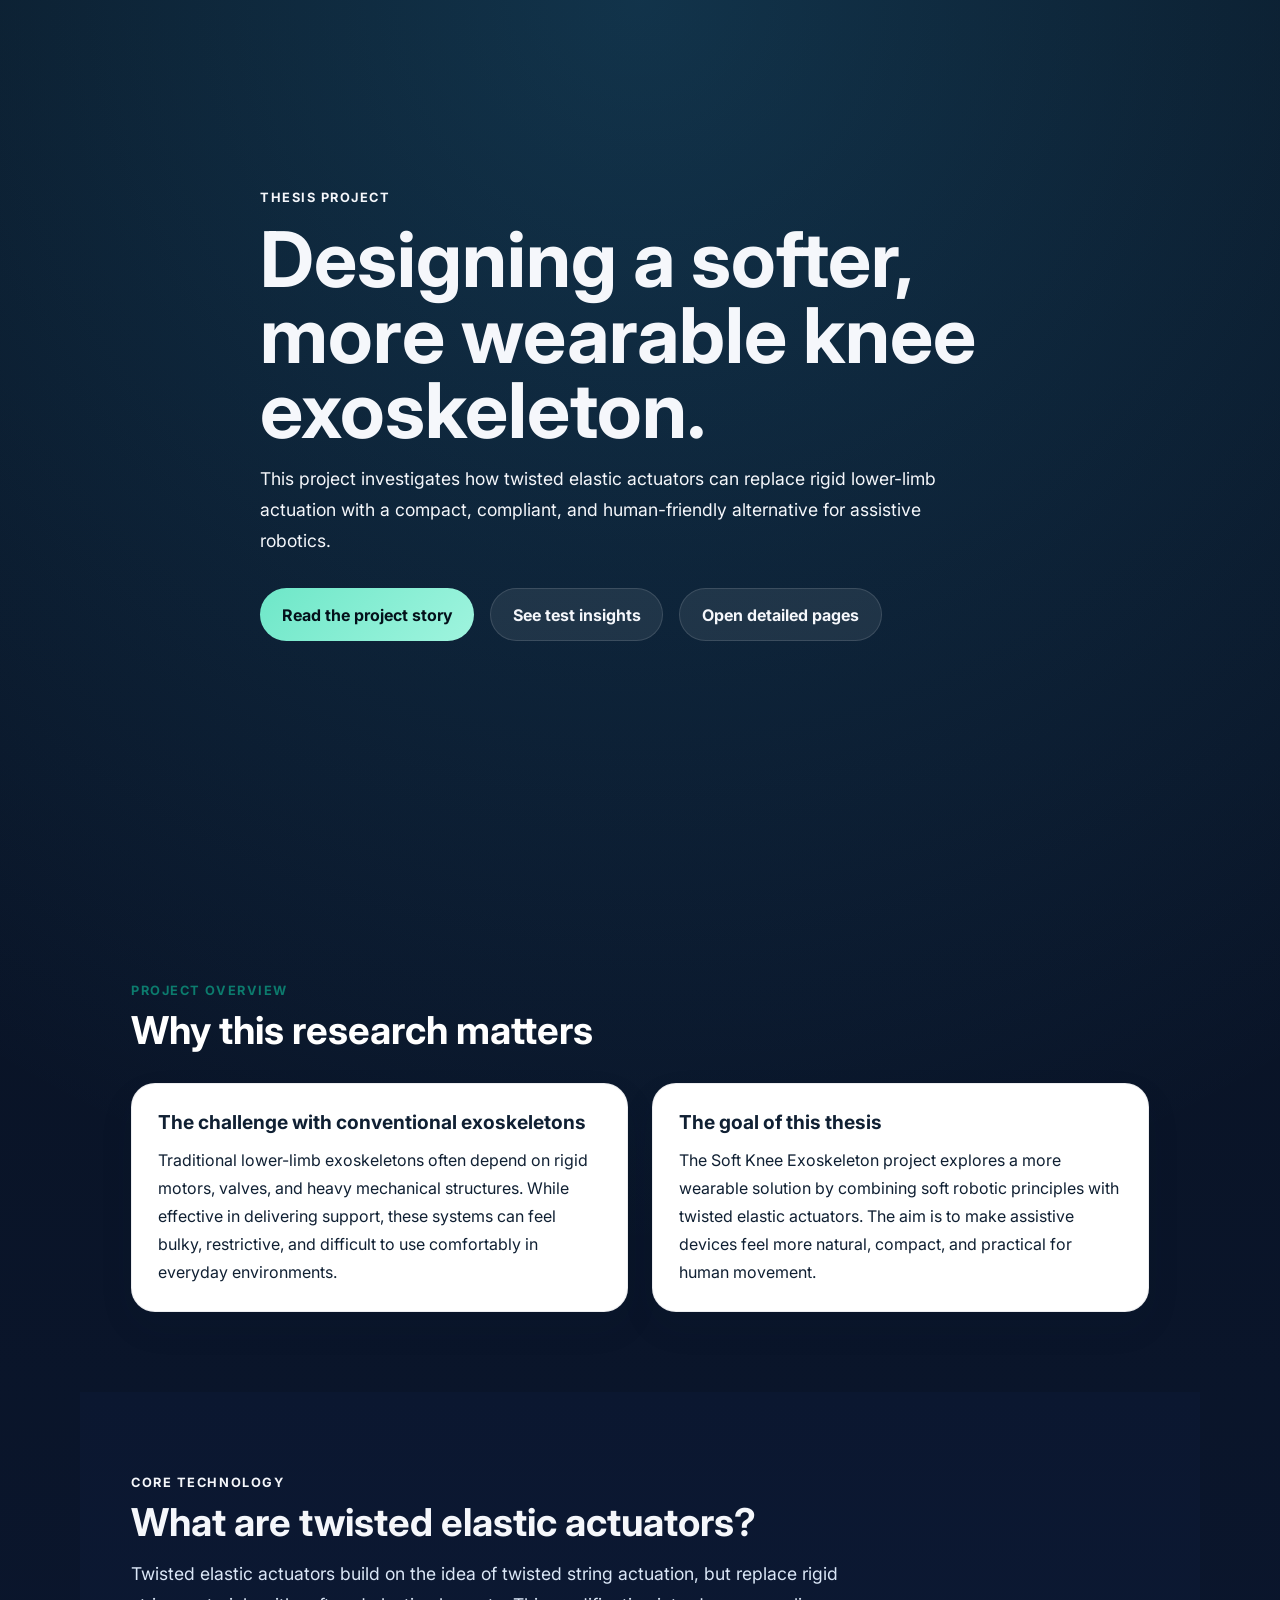
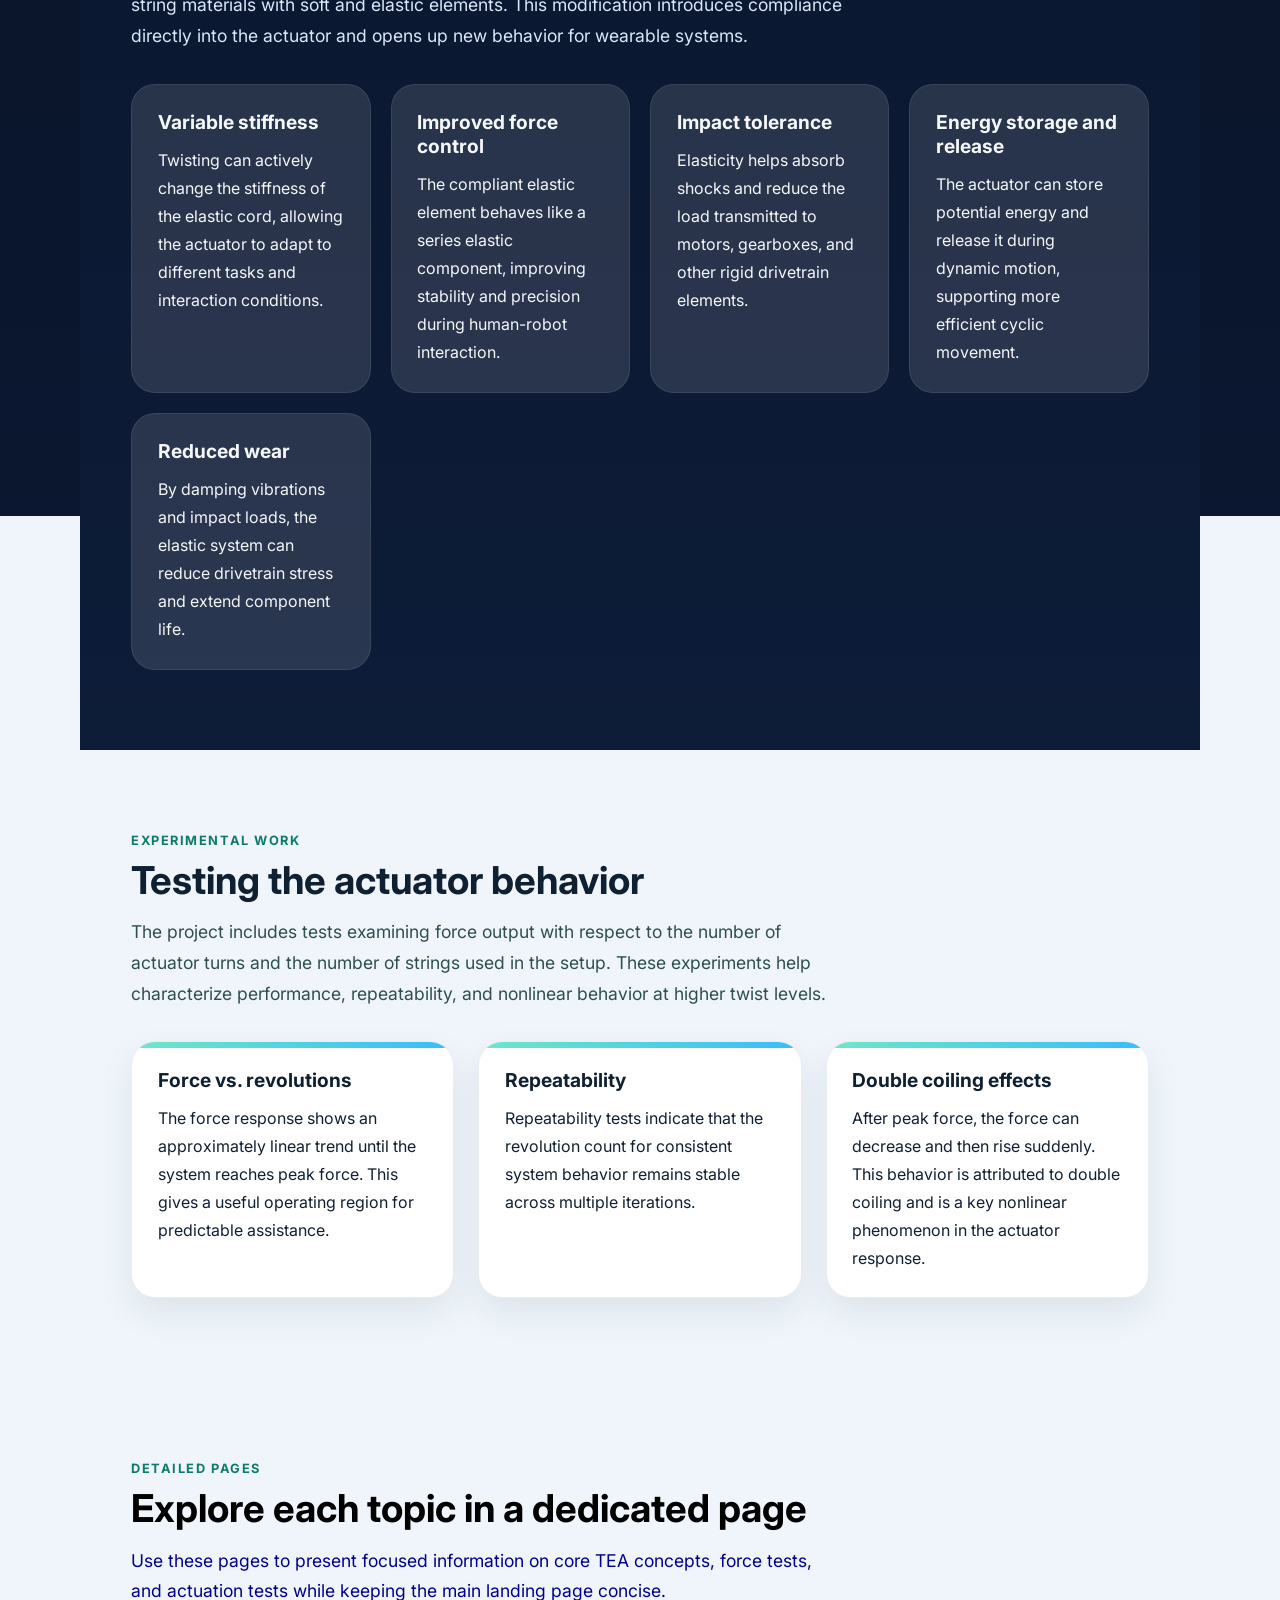
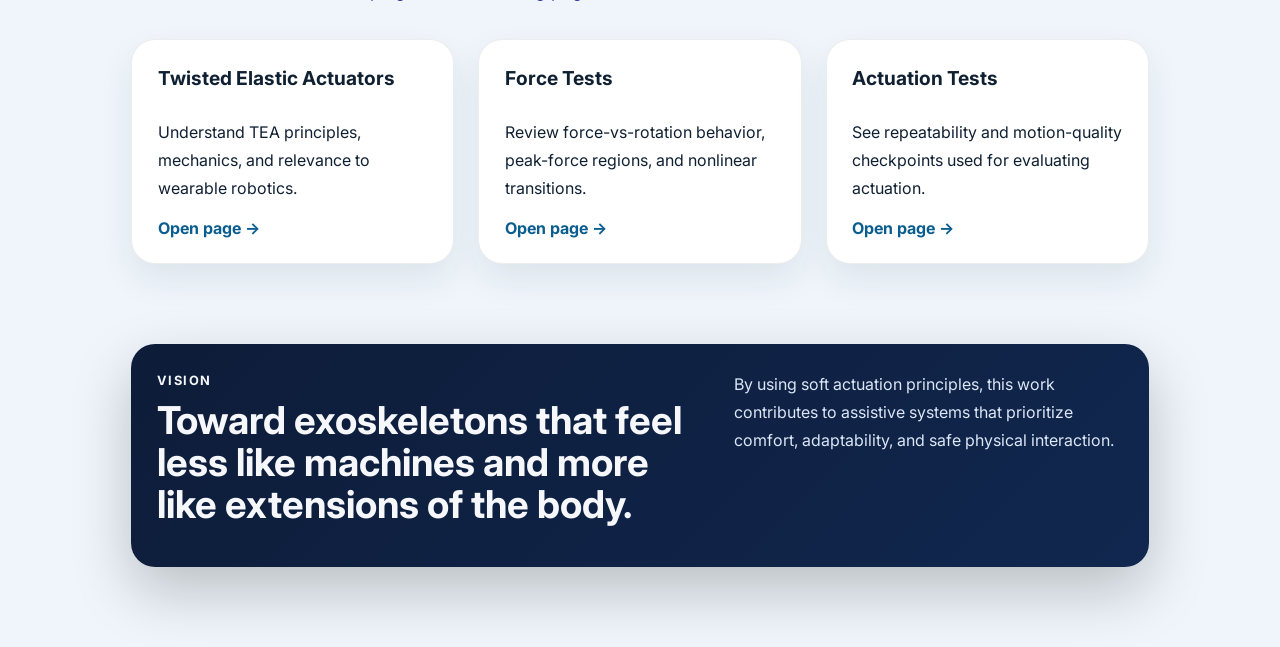
<file: index.html>
<!DOCTYPE html>
<html lang="en">
  <head>
    <meta charset="UTF-8" />
    <meta name="viewport" content="width=device-width, initial-scale=1.0" />
    <title>Soft Knee Exoskeleton Project</title>
    <link rel="preconnect" href="https://fonts.googleapis.com" />
    <link rel="preconnect" href="https://fonts.gstatic.com" crossorigin />
    <link
      href="https://fonts.googleapis.com/css2?family=Inter:wght@400;500;600;700;800&display=swap"
      rel="stylesheet"
    />
    <link rel="stylesheet" href="styles.css" />
  </head>
  <body>
    <header class="hero">
      <!-- <nav class="topbar">
        <div class="brand">Soft Knee Exoskeleton</div>
        <div class="toplinks">
          <a class="toplink" href="#project-overview">Overview</a>
          <a class="toplink" href="twisted-elastic-actuators.html">TEA Page</a>
          <a class="toplink" href="force-tests.html">Force Tests</a>
          <a class="toplink" href="actuation-tests.html">Actuation Tests</a>
        </div>
      </nav> -->

      <div class="hero__content">
        <p class="eyebrow">Thesis Project</p>
        <h1>Designing a softer, more wearable knee exoskeleton.</h1>
        <p class="hero__text">
          This project investigates how twisted elastic actuators can replace rigid lower-limb actuation
          with a compact, compliant, and human-friendly alternative for assistive robotics.
        </p>
        <div class="hero__actions">
          <a class="button button--primary" href="#project-overview">Read the project story</a>
          <a class="button button--secondary" href="#results">See test insights</a>
          <a class="button button--secondary" href="#deep-dives">Open detailed pages</a>
        </div>
      </div>
    </header>

    <main>
      <section id="project-overview" class="section section--light">
        <div class="section__header">
          <p class="section__label">Project Overview</p>
          <h2 style="color: white;">Why this research matters</h2>
        </div>
        <div class="grid grid--2col">
          <article class="card">
            <h3>The challenge with conventional exoskeletons</h3>
            <p>
              Traditional lower-limb exoskeletons often depend on rigid motors, valves, and heavy mechanical
              structures. While effective in delivering support, these systems can feel bulky, restrictive,
              and difficult to use comfortably in everyday environments.
            </p>
          </article>
          <article class="card">
            <h3>The goal of this thesis</h3>
            <p>
              The Soft Knee Exoskeleton project explores a more wearable solution by combining soft robotic
              principles with twisted elastic actuators. The aim is to make assistive devices feel more
              natural, compact, and practical for human movement.
            </p>
          </article>
        </div>
      </section>

      <section class="section section--dark">
        <div class="section__header">
          <p class="section__label">Core Technology</p>
          <h2>What are twisted elastic actuators?</h2>
          <p>
            Twisted elastic actuators build on the idea of twisted string actuation, but replace rigid string
            materials with soft and elastic elements. This modification introduces compliance directly into
            the actuator and opens up new behavior for wearable systems.
          </p>
        </div>

        <div class="feature-list">
          <article class="feature-card">
            <h3>Variable stiffness</h3>
            <p>
              Twisting can actively change the stiffness of the elastic cord, allowing the actuator to adapt
              to different tasks and interaction conditions.
            </p>
          </article>
          <article class="feature-card">
            <h3>Improved force control</h3>
            <p>
              The compliant elastic element behaves like a series elastic component, improving stability and
              precision during human-robot interaction.
            </p>
          </article>
          <article class="feature-card">
            <h3>Impact tolerance</h3>
            <p>
              Elasticity helps absorb shocks and reduce the load transmitted to motors, gearboxes, and other
              rigid drivetrain elements.
            </p>
          </article>
          <article class="feature-card">
            <h3>Energy storage and release</h3>
            <p>
              The actuator can store potential energy and release it during dynamic motion, supporting more
              efficient cyclic movement.
            </p>
          </article>
          <article class="feature-card">
            <h3>Reduced wear</h3>
            <p>
              By damping vibrations and impact loads, the elastic system can reduce drivetrain stress and
              extend component life.
            </p>
          </article>
        </div>
      </section>

      <section id="results" class="section section--light">
        <div class="section__header">
          <p class="section__label">Experimental Work</p>
          <h2>Testing the actuator behavior</h2>
          <p style="color: darkslategrey;">
            The project includes tests examining force output with respect to the number of actuator turns and
            the number of strings used in the setup. These experiments help characterize performance,
            repeatability, and nonlinear behavior at higher twist levels.
          </p>
        </div>

        <div class="grid grid--3col">
          <article class="card accent-card">
            <h3>Force vs. revolutions</h3>
            <p>
              The force response shows an approximately linear trend until the system reaches peak force.
              This gives a useful operating region for predictable assistance.
            </p>
          </article>
          <article class="card accent-card">
            <h3>Repeatability</h3>
            <p>
              Repeatability tests indicate that the revolution count for consistent system behavior remains
              stable across multiple iterations.
            </p>
          </article>
          <article class="card accent-card">
            <h3>Double coiling effects</h3>
            <p>
              After peak force, the force can decrease and then rise suddenly. This behavior is attributed to
              double coiling and is a key nonlinear phenomenon in the actuator response.
            </p>
          </article>
        </div>
      </section>


      <section id="deep-dives" class="section section--light">
        <div class="section__header">
          <p class="section__label">Detailed Pages</p>
          <h2 style="color: black;">Explore each topic in a dedicated page</h2>
          <p style="color: darkblue;">
            Use these pages to present focused information on core TEA concepts, force tests, and actuation
            tests while keeping the main landing page concise.
          </p>
        </div>

        <div class="grid grid--3col">
          <article class="card link-card">
            <h3>Twisted Elastic Actuators</h3>
            <p>Understand TEA principles, mechanics, and relevance to wearable robotics.</p>
            <a class="card-link" href="twisted-elastic-actuators.html">Open page →</a>
          </article>
          <article class="card link-card">
            <h3>Force Tests</h3>
            <p>Review force-vs-rotation behavior, peak-force regions, and nonlinear transitions.</p>
            <a class="card-link" href="force-tests.html">Open page →</a>
          </article>
          <article class="card link-card">
            <h3>Actuation Tests</h3>
            <p>See repeatability and motion-quality checkpoints used for evaluating actuation.</p>
            <a class="card-link" href="actuation-tests.html">Open page →</a>
          </article>
        </div>
      </section>

      <section class="section section--banner">
        <div class="banner">
          <div>
            <p class="section__label">Vision</p>
            <h2>Toward exoskeletons that feel less like machines and more like extensions of the body.</h2>
          </div>
          <p>
            By using soft actuation principles, this work contributes to assistive systems that prioritize
            comfort, adaptability, and safe physical interaction.
          </p>
        </div>
      </section>
    </main>
  </body>
</html>
</file>
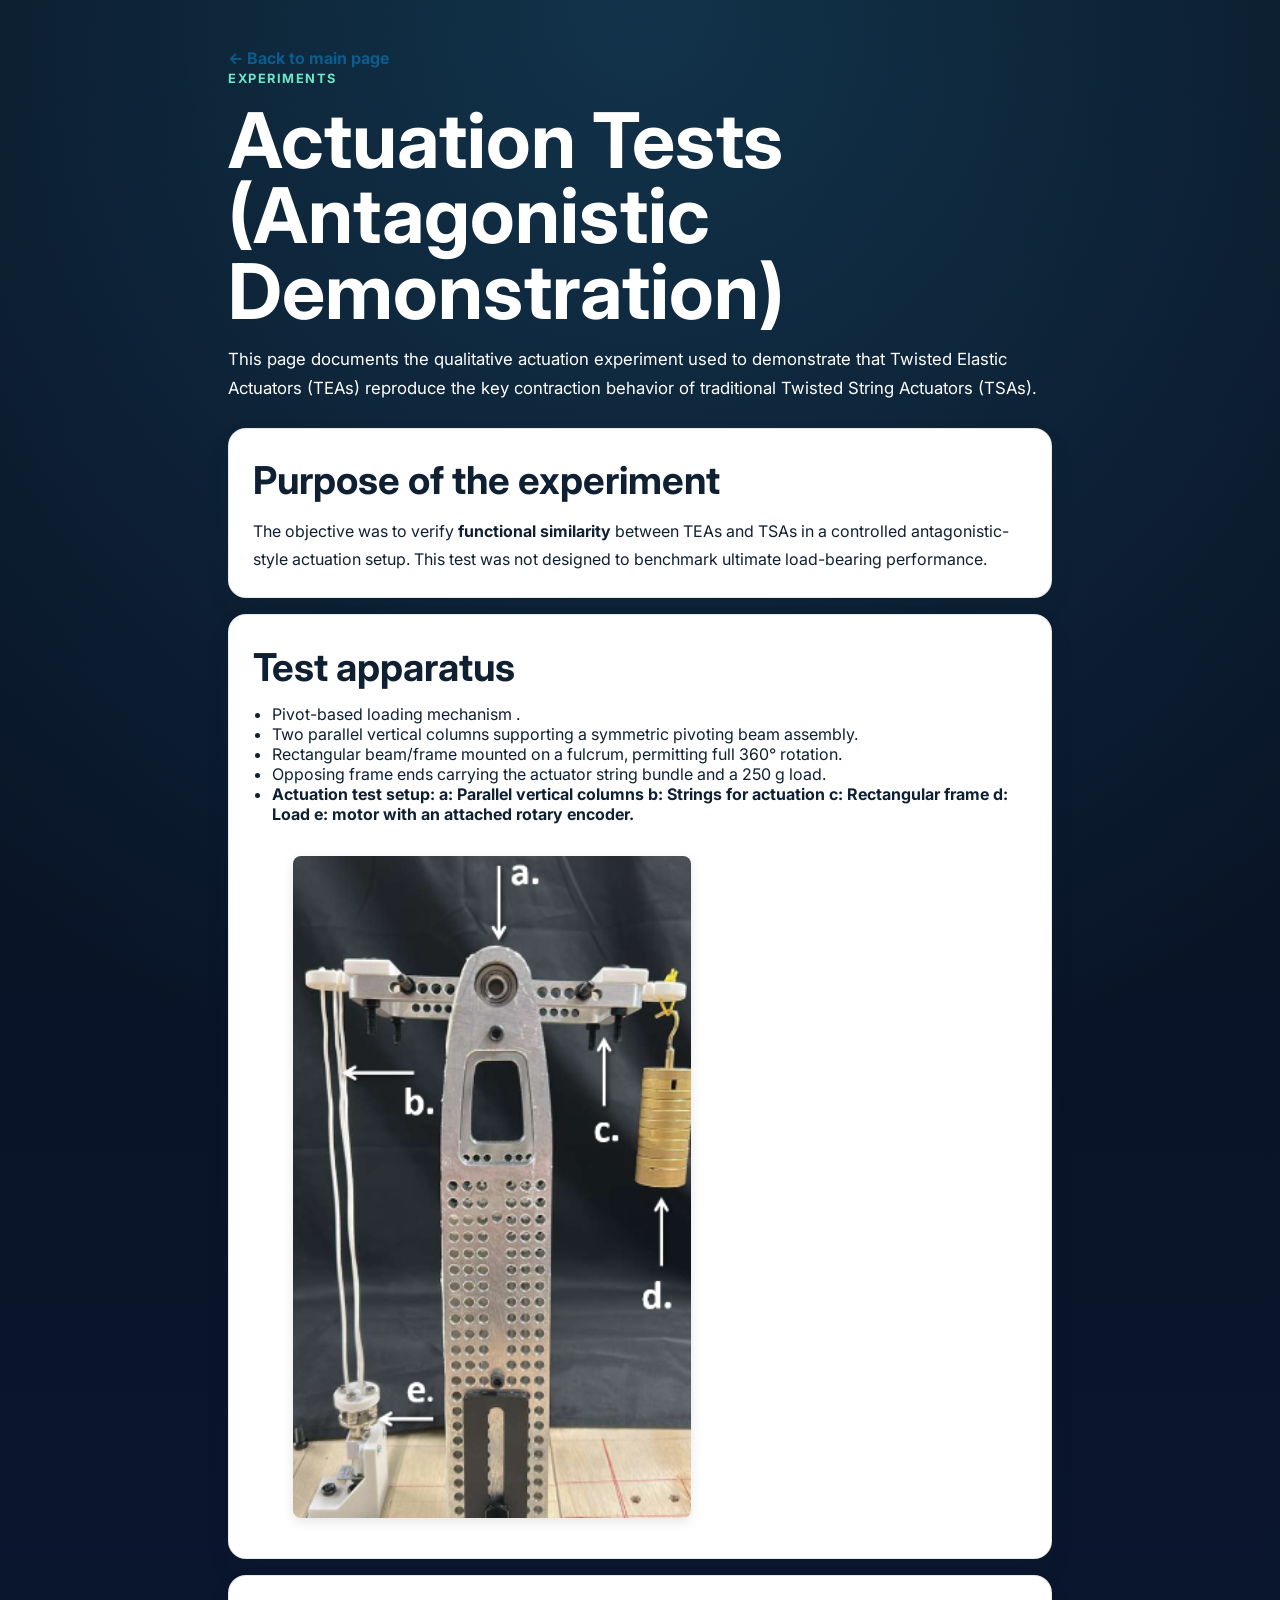
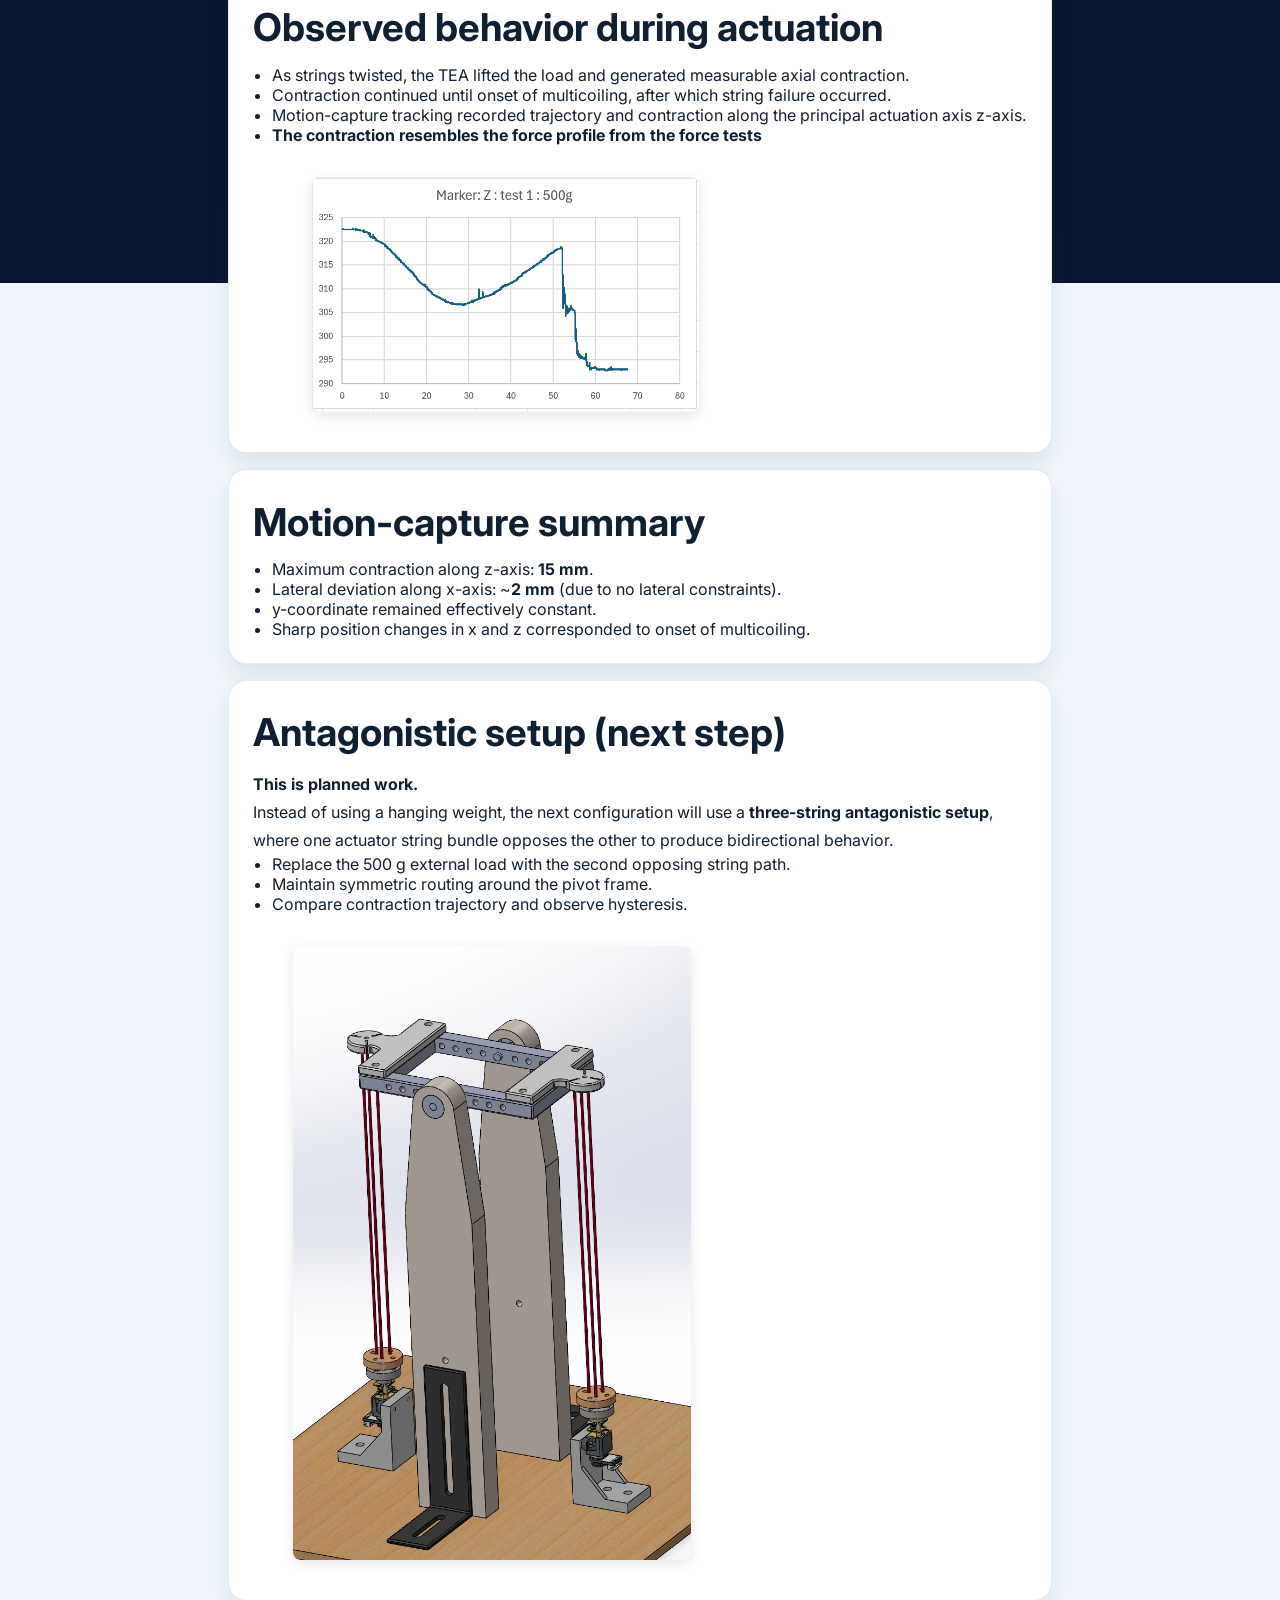
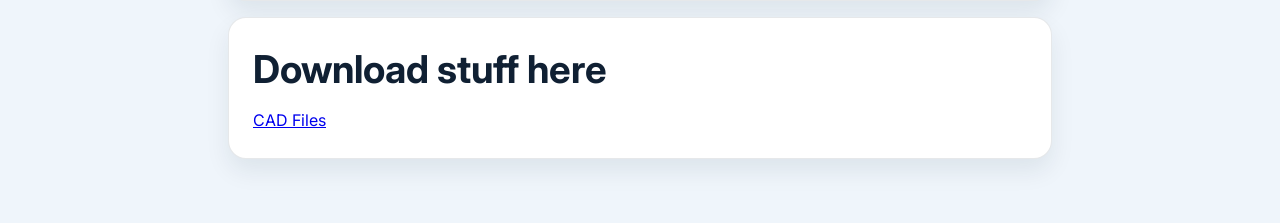
<file: actuation-tests.html>
<!DOCTYPE html>
<html lang="en">
  <head>
    <meta charset="UTF-8" />
    <meta name="viewport" content="width=device-width, initial-scale=1.0" />
    <title>Actuation Tests | Soft Knee Exoskeleton</title>
    <link rel="preconnect" href="https://fonts.googleapis.com" />
    <link rel="preconnect" href="https://fonts.gstatic.com" crossorigin />
    <link
      href="https://fonts.googleapis.com/css2?family=Inter:wght@400;500;600;700;800&display=swap"
      rel="stylesheet"
    />
    <link rel="stylesheet" href="styles.css" />
  </head>
  <body>
    <main class="subpage">
      <a class="backlink" href="index.html">← Back to main page</a>
      <p class="eyebrow">Experiments</p>
      <h1 style="color: white;">Actuation Tests (Antagonistic Demonstration)</h1>
      <p class="lead" style="color: white;">
        This page documents the qualitative actuation experiment used to demonstrate that Twisted Elastic
        Actuators (TEAs) reproduce the key contraction behavior of traditional Twisted String Actuators (TSAs).
      </p>

      <section class="subpage-card">
        <h2>Purpose of the experiment</h2>
        <p>
          The objective was to verify <strong>functional similarity</strong> between TEAs and TSAs in a controlled
          antagonistic-style actuation setup. This test was not designed to benchmark ultimate load-bearing
          performance.
        </p>
      </section>

      <section class="subpage-card">
        <h2>Test apparatus</h2>
        <ul>
          <li>Pivot-based loading mechanism .</li>
          <li>Two parallel vertical columns supporting a symmetric pivoting beam assembly.</li>
          <li>Rectangular beam/frame mounted on a fulcrum, permitting full 360&deg; rotation.</li>
          <li>Opposing frame ends carrying the actuator string bundle and a 250 g load.</li>
          <li> <b>Actuation test setup: a: Parallel vertical columns b: Strings
            for actuation c: Rectangular frame d: Load e: motor with an attached
                rotary encoder.</b></li>

        </ul>
        <figure class="observed-behavior-container">
            <img src="images/act-test.png" />
            <!-- <figcaption></figcaption> -->
        </figure>
      </section>

      <section class="subpage-card">
        <h2>Observed behavior during actuation</h2>
        <ul>
          <li>As strings twisted, the TEA lifted the load and generated measurable axial contraction.</li>
          <li>Contraction continued until onset of multicoiling, after which string failure occurred.</li>
          <li>
            Motion-capture tracking recorded trajectory and contraction along the principal actuation
            axis z-axis.
          <li><b>The contraction resembles the force profile from the force tests </b></li>
          
          <figure class="observed-behavior-container">
            <img src="images/zaxis.png" />
            <!-- <figcaption>String anchored on motor flange assembly.</figcaption> -->
          </figure>

          </li>
        </ul>
      </section>

      <section class="subpage-card">
        <h2>Motion-capture summary</h2>
        <ul>
          <li>Maximum contraction along z-axis: <strong>15 mm</strong>.</li>
          <li>Lateral deviation along x-axis: ~<strong>2 mm</strong> (due to no lateral constraints).</li>
          <li>y-coordinate remained effectively constant.</li>
          <li>Sharp position changes in x and z corresponded to onset of multicoiling.</li>
        </ul>
      </section>

      <section class="subpage-card">
        <h2>Antagonistic setup (next step)</h2>
        <p><strong>This is planned work.</strong></p>
        <p>
          Instead of using a hanging weight, the next configuration will use a <strong>three-string antagonistic
          setup</strong>, where one actuator string bundle opposes the other to produce bidirectional behavior.
        </p>
        <ul>
          <li>Replace the 500 g external load with the second opposing string path.</li>
          <li>Maintain symmetric routing around the pivot frame.</li>
          <li>Compare contraction trajectory and observe hysteresis.</li>
        </ul>

        
        <figure class="observed-behavior-container">
            <img src="images/pos-act.png" />
            <!-- <figcaption>String anchored on motor flange assembly.</figcaption> -->
        </figure>
      </section>

      <section class="subpage-card">
        <h2>Download stuff here </h2>
        <!-- <p>Add the corresponding images to the page when available:</p> -->
        <p>
          <href> <source> </href>        
          <a href="https://wpi0.sharepoint.com/:f:/s/gr-srl/IgDERS2wmA4CR6L87rirkatRAZtjxG-kjCM2fW_WHOEU_fc?e=LTcT9T" target="_blank">CAD Files</a>
          <!-- <a href="https://wpi0.sharepoint.com/:f:/r/sites/gr-srl/Shared%20Documents/Projects/Twisting%20Elastic%20Actuator/TEAs%20-%20Rhea/code?csf=1&web=1&e=9myZ6Y" target="_blank">Arduino Code</a> -->
        </p>
      </section>
    </main>
  </body>
</html>
</file>
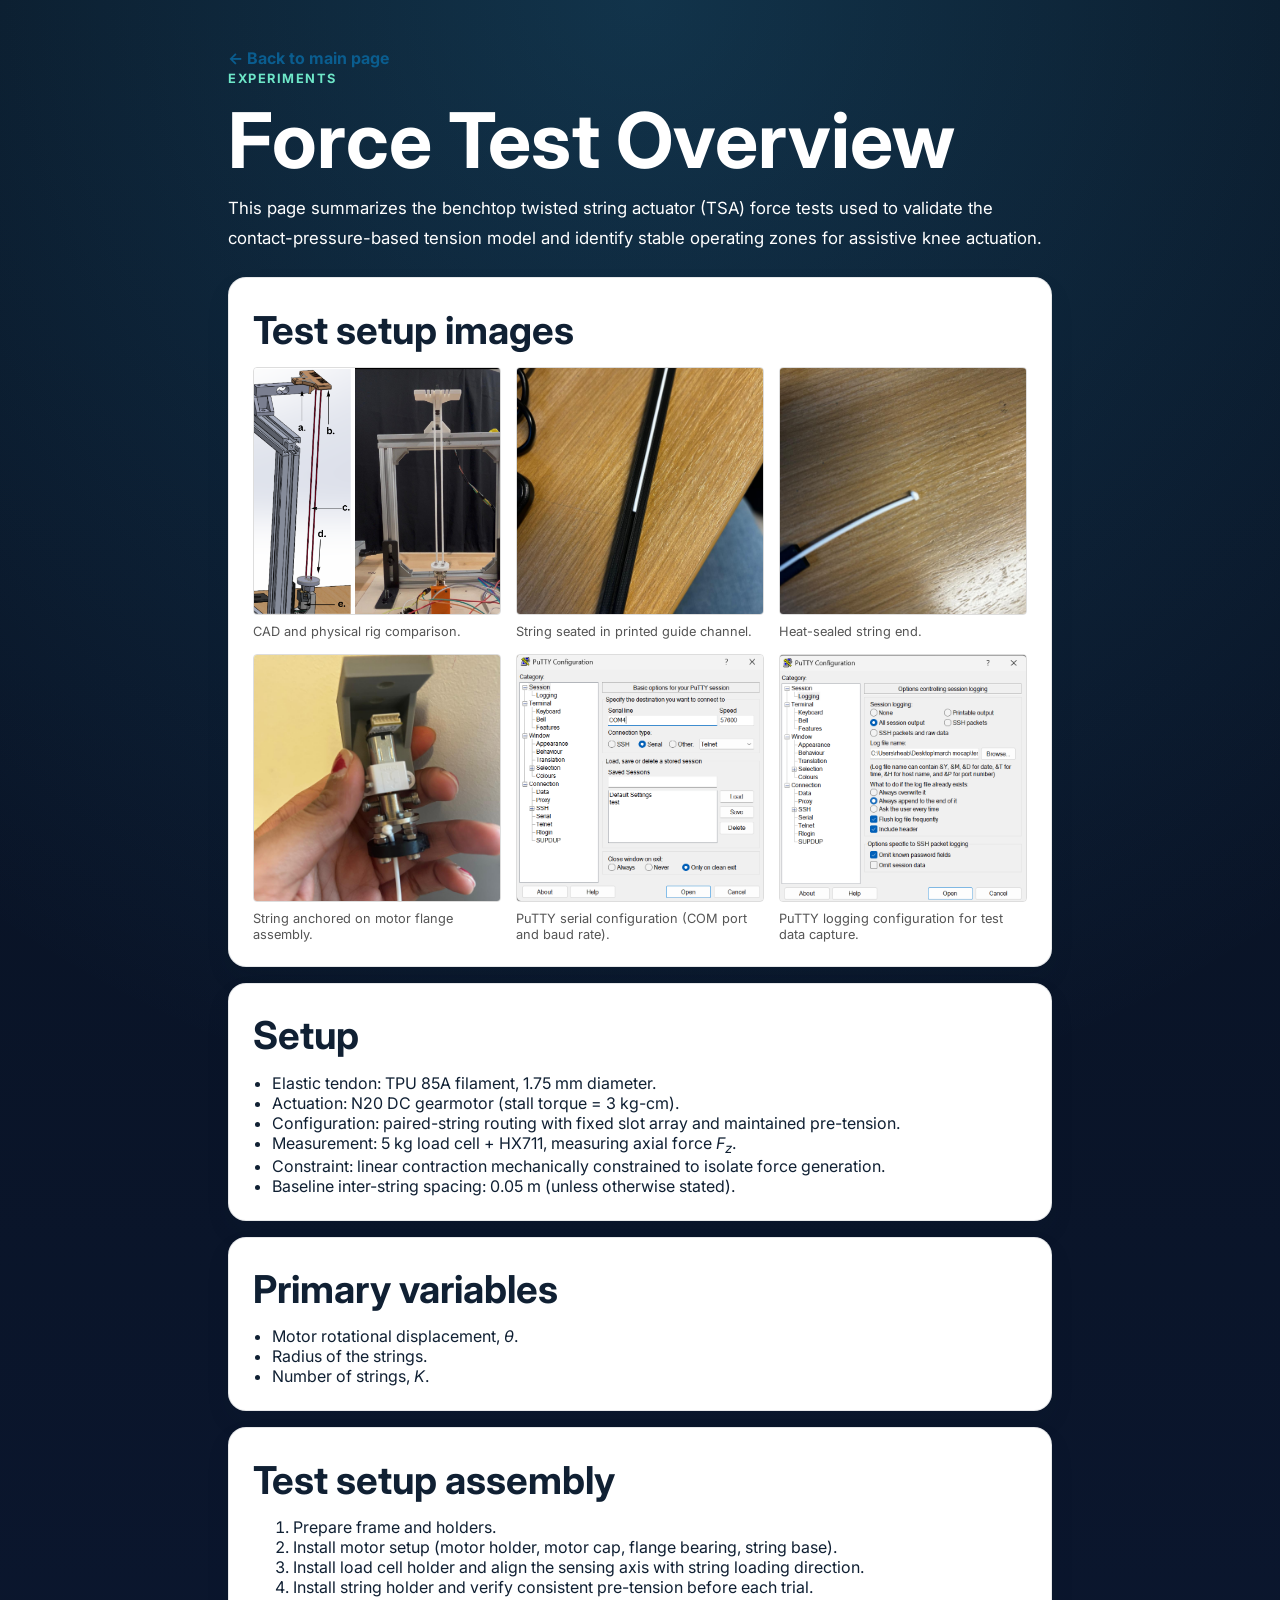
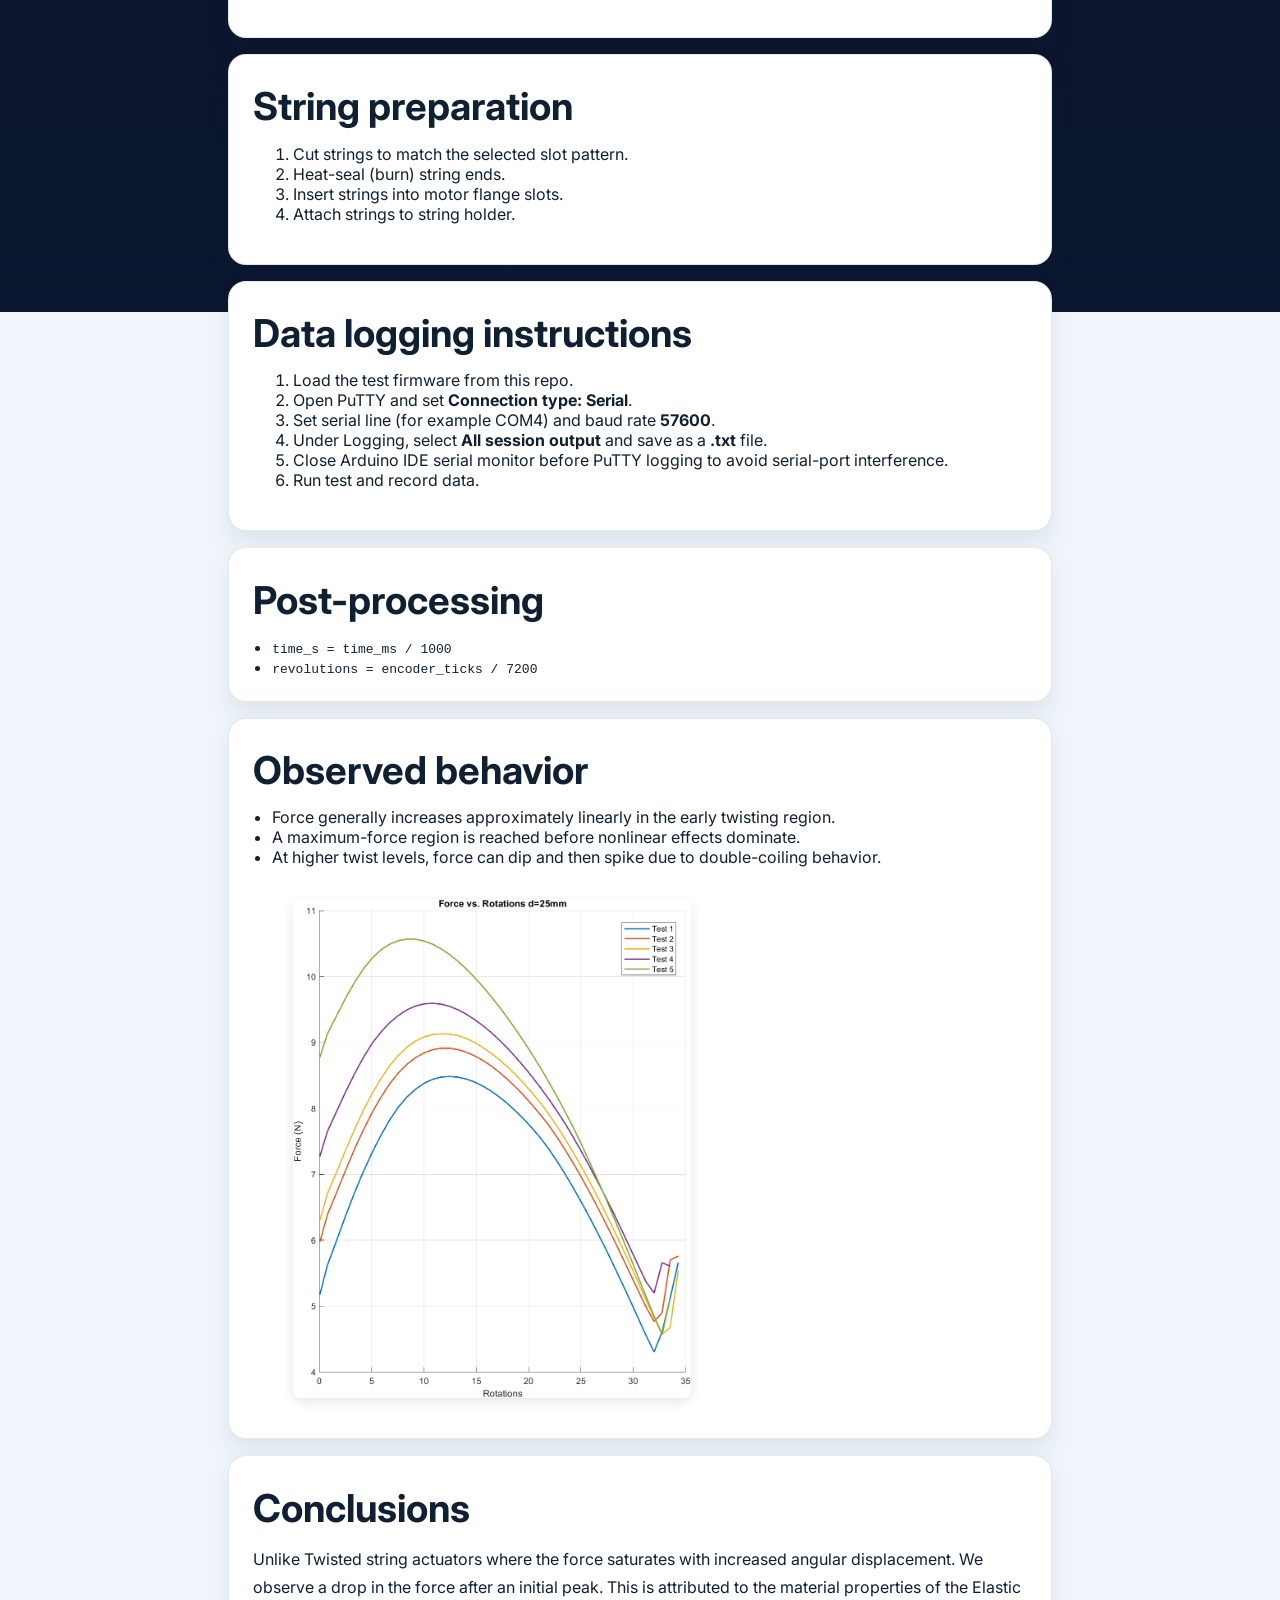
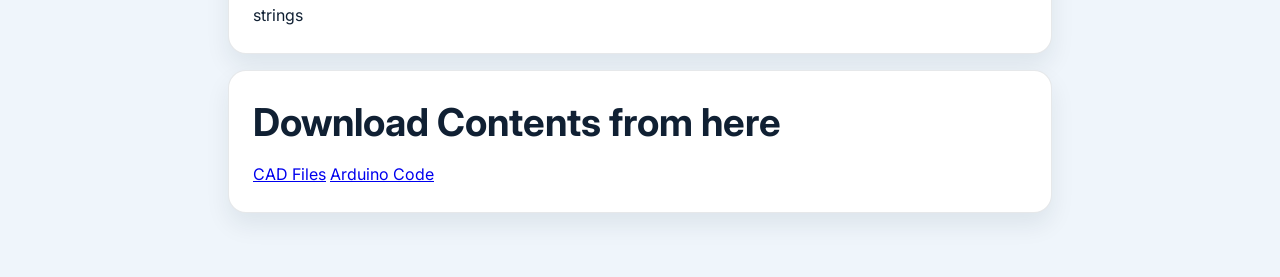
<file: force-tests.html>
<!DOCTYPE html>
<html lang="en">
  <head>
    <meta charset="UTF-8" />
    <meta name="viewport" content="width=device-width, initial-scale=1.0" />
    <title>Force Tests | Soft Knee Exoskeleton</title>
    <link rel="preconnect" href="https://fonts.googleapis.com" />
    <link rel="preconnect" href="https://fonts.gstatic.com" crossorigin />
    <link
      href="https://fonts.googleapis.com/css2?family=Inter:wght@400;500;600;700;800&display=swap"
      rel="stylesheet"
    />
    <link rel="stylesheet" href="styles.css" />
  </head>
  <body>
    <main class="subpage">
      <a class="backlink" href="index.html">← Back to main page</a>
      <p class="eyebrow">Experiments</p>
      <h1 style="color: white;">Force Test Overview</h1>
      <p class="lead" style="color: white;">
        This page summarizes the benchtop twisted string actuator (TSA) force tests used to validate the
        contact-pressure-based tension model and identify stable operating zones for assistive knee actuation.
      </p>


      <section class="subpage-card">
        <h2>Test setup images</h2>
        <div class="image-grid">
          <figure>
            <img src="images/test-setup.png" alt="CAD and physical benchtop TSA setup" />
            <figcaption>CAD and physical rig comparison.</figcaption>
          </figure>
          <figure>
            <img src="images/slot.jpeg" alt="String seated inside printed channel" />
            <figcaption>String seated in printed guide channel.</figcaption>
          </figure>
          <figure>
            <img src="images/string.jpeg" alt="Burned string end for locking" />
            <figcaption>Heat-sealed string end.</figcaption>
          </figure>
          <figure>
            <img src="images/motor.jpeg" alt="String attached at motor flange" />
            <figcaption>String anchored on motor flange assembly.</figcaption>
          </figure>
          <figure>
            <img src="images/putty1.png" alt="PuTTY serial connection settings" />
            <figcaption>PuTTY serial configuration (COM port and baud rate).</figcaption>
          </figure>
          <figure>
            <img src="images/putty2.png" alt="PuTTY logging settings" />
            <figcaption>PuTTY logging configuration for test data capture.</figcaption>
          </figure>
        </div>
      </section>

      <section class="subpage-card">
        <h2>Setup</h2>
        <ul>
          <li>Elastic tendon: TPU 85A filament, 1.75 mm diameter.</li>
          <li>Actuation: N20 DC gearmotor (stall torque = 3 kg-cm).</li>
          <li>Configuration: paired-string routing with fixed slot array and maintained pre-tension.</li>
          <li>Measurement: 5 kg load cell + HX711, measuring axial force <em>F<sub>z</sub></em>.</li>
          <li>Constraint: linear contraction mechanically constrained to isolate force generation.</li>
          <li>Baseline inter-string spacing: 0.05 m (unless otherwise stated).</li>
        </ul>
      </section>

      <section class="subpage-card">
        <h2>Primary variables</h2>
        <ul>
          <li>Motor rotational displacement, <em>&theta;</em>.</li>
          <li>Radius of the strings.</li>
          <li>Number of strings, <em>K</em>.</li>
        </ul>
      </section>

      <section class="subpage-card">
        <h2>Test setup assembly</h2>
        <ol>
          <li>Prepare frame and holders.</li>
          <li>Install motor setup (motor holder, motor cap, flange bearing, string base).</li>
          <li>Install load cell holder and align the sensing axis with string loading direction.</li>
          <li>Install string holder and verify consistent pre-tension before each trial.</li>
        </ol>
      </section>

      <section class="subpage-card">
        <h2>String preparation</h2>
        <ol>
          <li>Cut strings to match the selected slot pattern.</li>
          <li>Heat-seal (burn) string ends.</li>
          <li>Insert strings into motor flange slots.</li>
          <li>Attach strings to string holder.</li>
        </ol>
      </section>

      <section class="subpage-card">
        <h2>Data logging instructions</h2>
        <ol>
          <li>Load the test firmware from this repo.</li>
          <li>Open PuTTY and set <strong>Connection type: Serial</strong>.</li>
          <li>Set serial line (for example COM4) and baud rate <strong>57600</strong>.</li>
          <li>Under Logging, select <strong>All session output</strong> and save as a <strong>.txt</strong> file.</li>
          <li>Close Arduino IDE serial monitor before PuTTY logging to avoid serial-port interference.</li>
          <li>Run test and record data.</li>
        </ol>
      </section>

      <section class="subpage-card">
        <h2>Post-processing</h2>
        <ul>
          <li><code>time_s = time_ms / 1000</code></li>
          <li><code>revolutions = encoder_ticks / 7200</code></li>
        </ul>
      </section>

      <section class="subpage-card">
        <h2>Observed behavior</h2>
        <ul>
          <li>Force generally increases approximately linearly in the early twisting region.</li>
          <li>A maximum-force region is reached before nonlinear effects dominate.</li>
          <li>At higher twist levels, force can dip and then spike due to double-coiling behavior.</li>
        </ul>

          <figure class="observed-behavior-container">
            <img src="images/revsvsForce25mm.png" />
            <!-- <figcaption>String anchored on motor flange assembly.</figcaption> -->
          </figure>
      </section>

      <section class="subpage-card">
        <h2>Conclusions</h2>
        <p>
          Unlike Twisted string actuators where the force saturates with increased angular displacement. We observe a 
          drop in the force after an initial peak.
          This is attributed to the material properties of the Elastic strings 
        </p>
      </section>

      <section class="subpage-card">
        <h2>Download Contents from here </h2>
        <p>
          <href> <source> </href>        
          <a href="https://wpi0.sharepoint.com/:f:/s/gr-srl/IgB5rzcrBRwkRJLrtGcGvsDRAVNxqxgpeWcl-BNR05yHUFU?e=PA22kK" target="_blank">CAD Files</a>
          <a href="https://wpi0.sharepoint.com/:f:/r/sites/gr-srl/Shared%20Documents/Projects/Twisting%20Elastic%20Actuator/TEAs%20-%20Rhea/code?csf=1&web=1&e=9myZ6Y" target="_blank">Arduino Code</a>
        </p>



      </section>
    </main>
  </body>
</html>
</file>
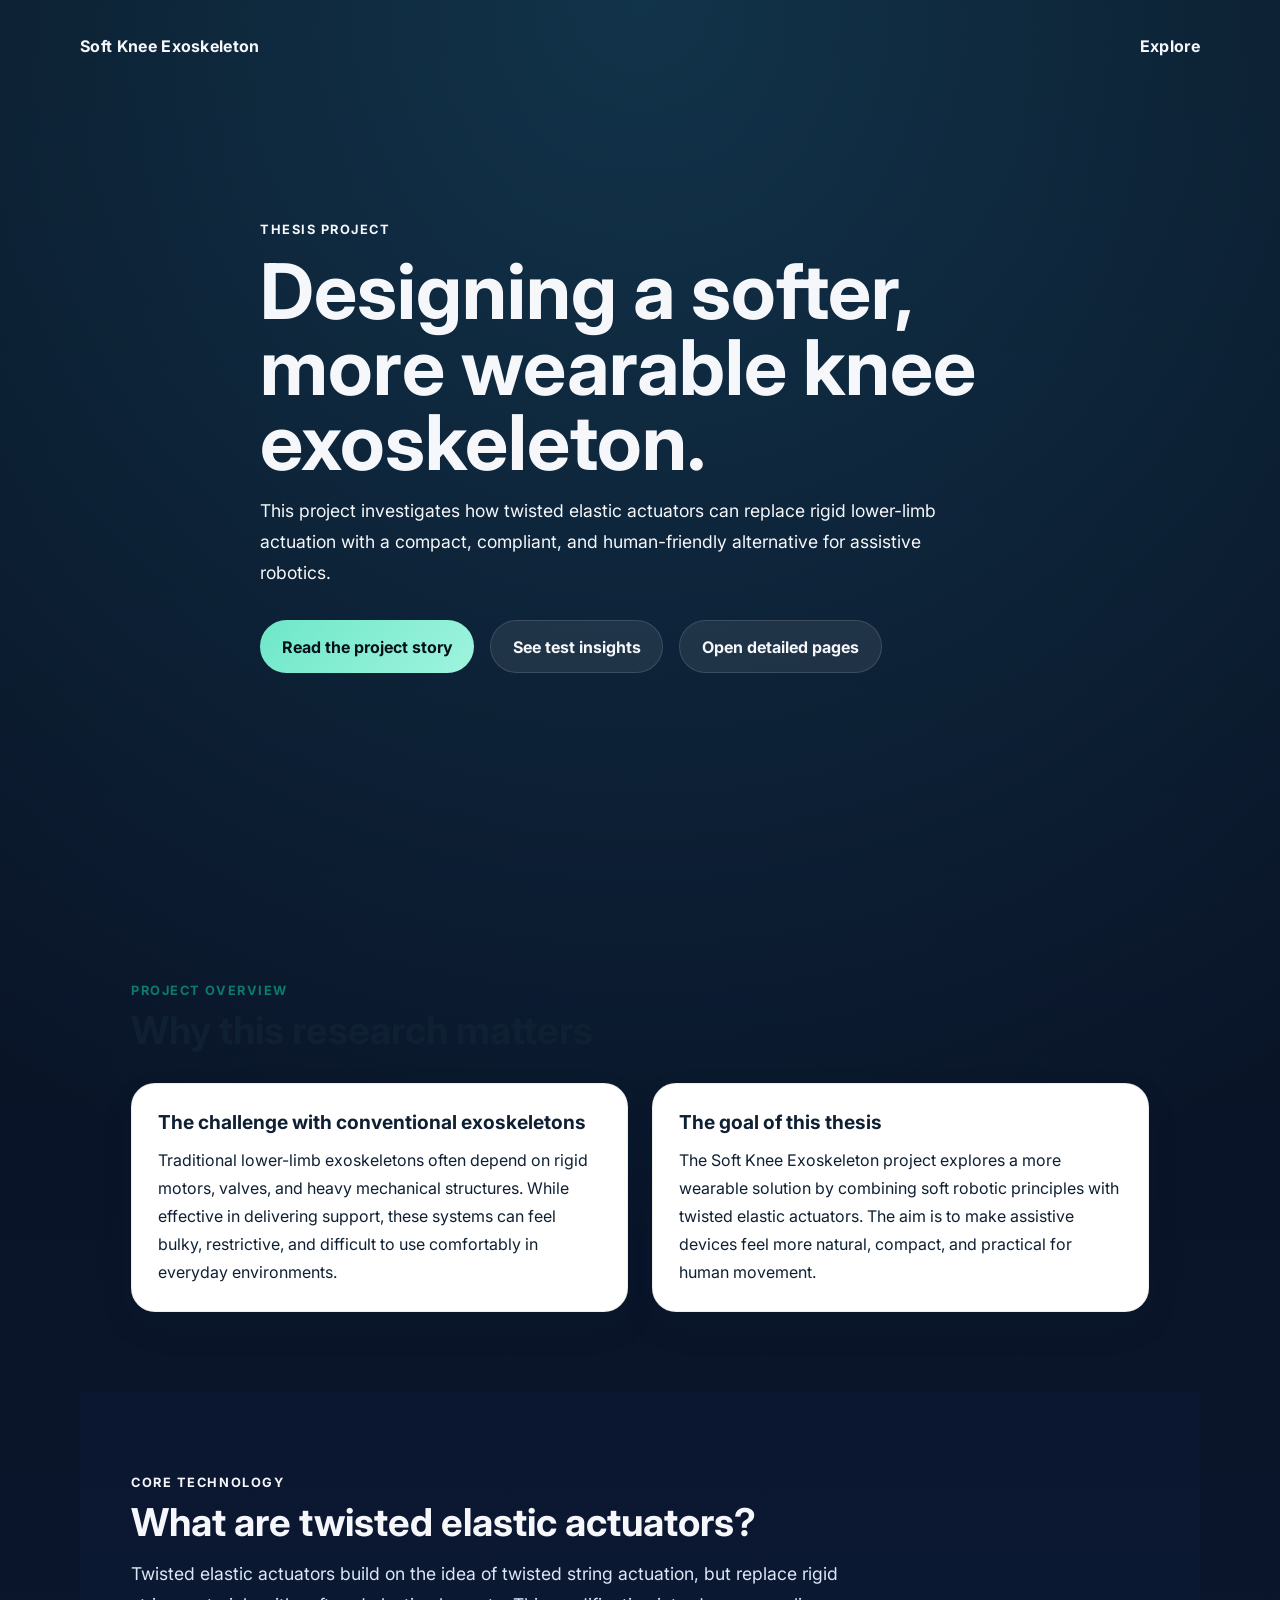
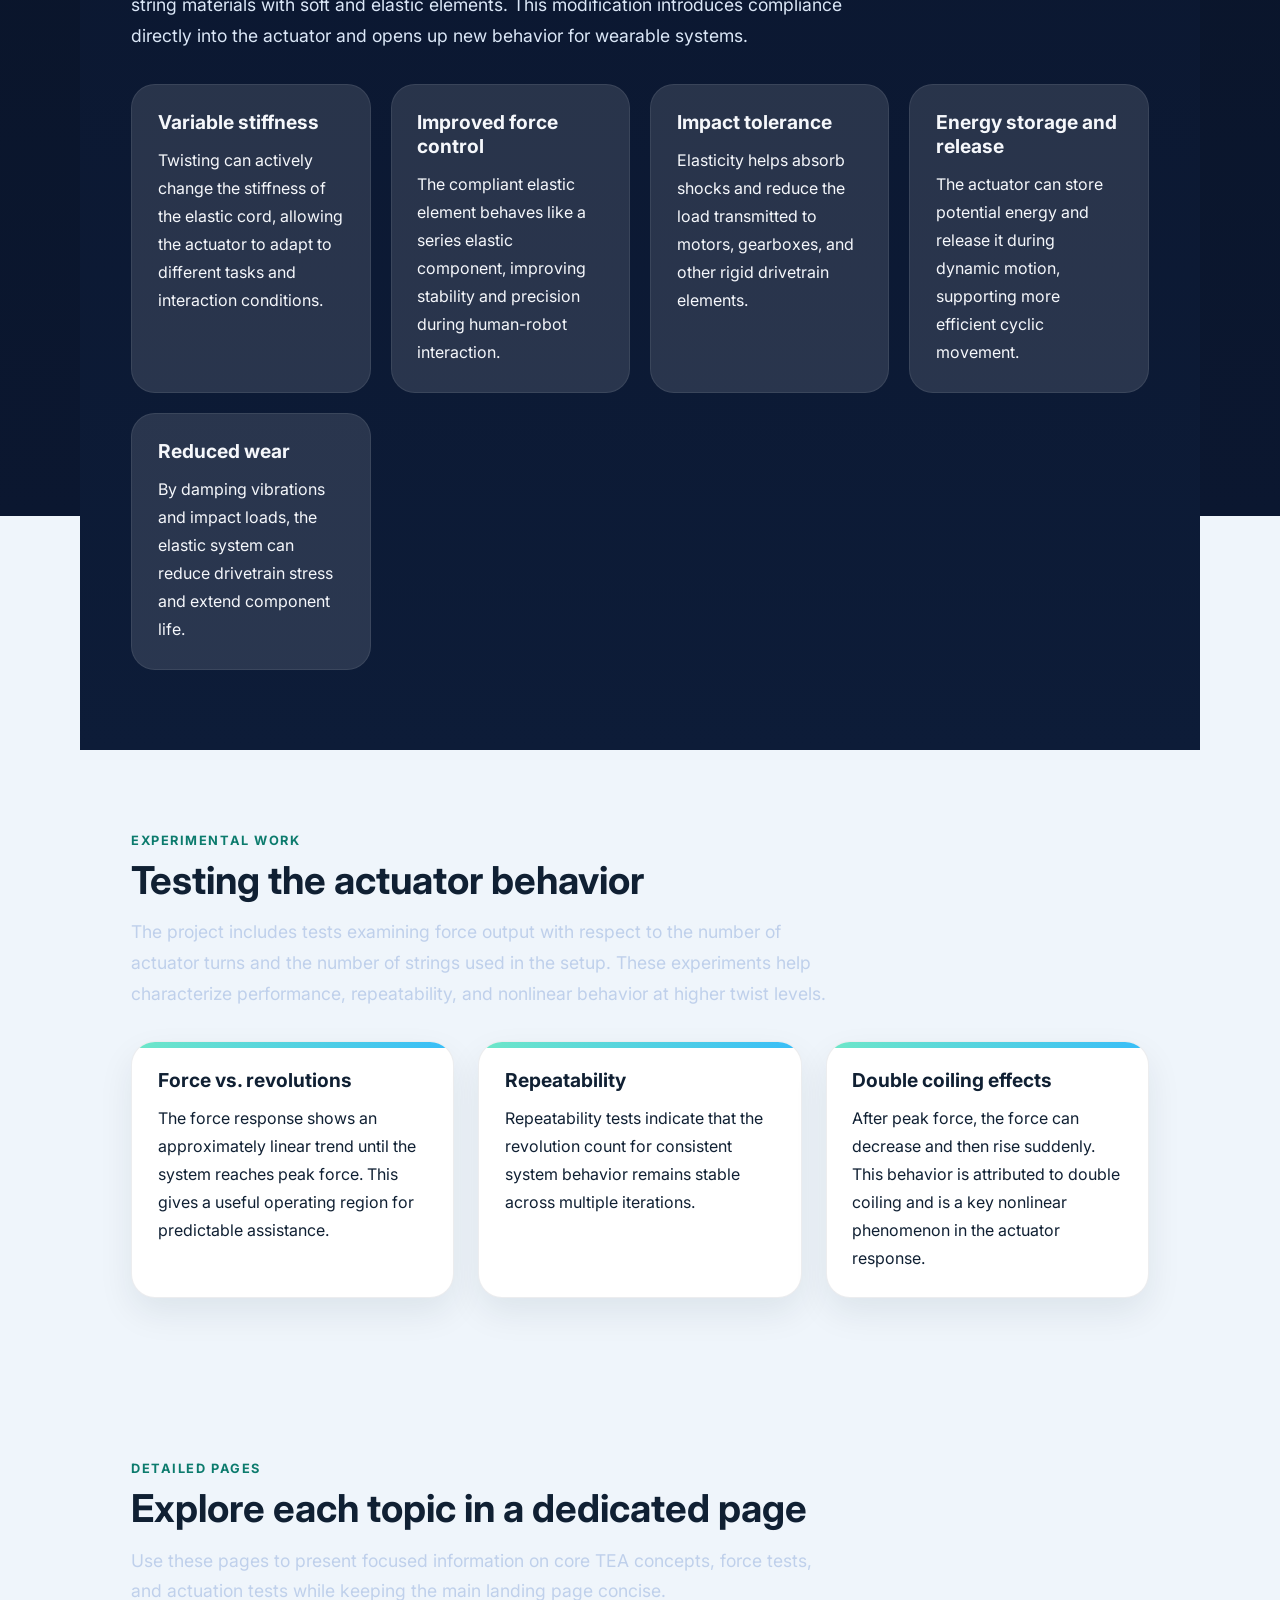
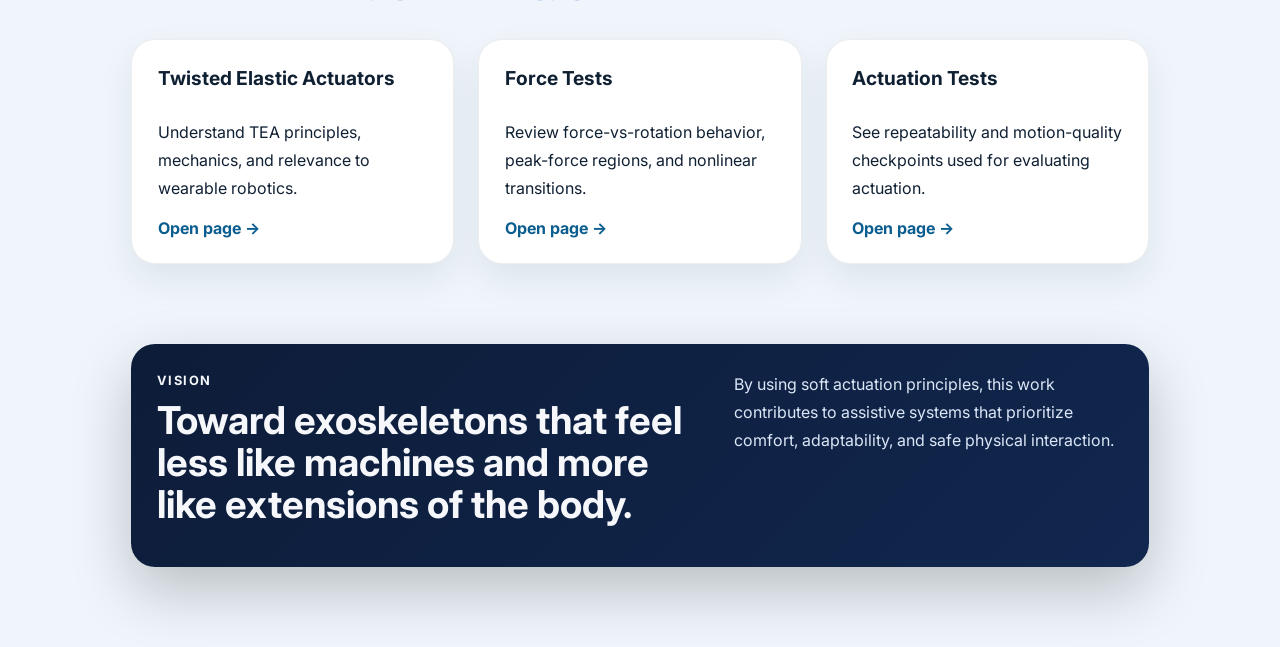
<file: tea.html>
<!DOCTYPE html>
<html lang="en">
  <head>
    <meta charset="UTF-8" />
    <meta name="viewport" content="width=device-width, initial-scale=1.0" />
    <title>Soft Knee Exoskeleton Project</title>
    <link rel="preconnect" href="https://fonts.googleapis.com" />
    <link rel="preconnect" href="https://fonts.gstatic.com" crossorigin />
    <link
      href="https://fonts.googleapis.com/css2?family=Inter:wght@400;500;600;700;800&display=swap"
      rel="stylesheet"
    />
    <link rel="stylesheet" href="styles.css" />
  </head>
  <body>
    <header class="hero">
      <nav class="topbar">
        <div class="brand">Soft Knee Exoskeleton</div>
        <a class="toplink" href="#project-overview">Explore</a>
      </nav>

      <div class="hero__content">
        <p class="eyebrow">Thesis Project</p>
        <h1>Designing a softer, more wearable knee exoskeleton.</h1>
        <p class="hero__text">
          This project investigates how twisted elastic actuators can replace rigid lower-limb actuation
          with a compact, compliant, and human-friendly alternative for assistive robotics.
        </p>
        <div class="hero__actions">
          <a class="button button--primary" href="#project-overview">Read the project story</a>
          <a class="button button--secondary" href="#results">See test insights</a>
          <a class="button button--secondary" href="#deep-dives">Open detailed pages</a>
        </div>
      </div>
    </header>

    <main>
      <section id="project-overview" class="section section--light">
        <div class="section__header">
          <p class="section__label">Project Overview</p>
          <h2>Why this research matters</h2>
        </div>
        <div class="grid grid--2col">
          <article class="card">
            <h3>The challenge with conventional exoskeletons</h3>
            <p>
              Traditional lower-limb exoskeletons often depend on rigid motors, valves, and heavy mechanical
              structures. While effective in delivering support, these systems can feel bulky, restrictive,
              and difficult to use comfortably in everyday environments.
            </p>
          </article>
          <article class="card">
            <h3>The goal of this thesis</h3>
            <p>
              The Soft Knee Exoskeleton project explores a more wearable solution by combining soft robotic
              principles with twisted elastic actuators. The aim is to make assistive devices feel more
              natural, compact, and practical for human movement.
            </p>
          </article>
        </div>
      </section>

      <section class="section section--dark">
        <div class="section__header">
          <p class="section__label">Core Technology</p>
          <h2>What are twisted elastic actuators?</h2>
          <p>
            Twisted elastic actuators build on the idea of twisted string actuation, but replace rigid string
            materials with soft and elastic elements. This modification introduces compliance directly into
            the actuator and opens up new behavior for wearable systems.
          </p>
        </div>

        <div class="feature-list">
          <article class="feature-card">
            <h3>Variable stiffness</h3>
            <p>
              Twisting can actively change the stiffness of the elastic cord, allowing the actuator to adapt
              to different tasks and interaction conditions.
            </p>
          </article>
          <article class="feature-card">
            <h3>Improved force control</h3>
            <p>
              The compliant elastic element behaves like a series elastic component, improving stability and
              precision during human-robot interaction.
            </p>
          </article>
          <article class="feature-card">
            <h3>Impact tolerance</h3>
            <p>
              Elasticity helps absorb shocks and reduce the load transmitted to motors, gearboxes, and other
              rigid drivetrain elements.
            </p>
          </article>
          <article class="feature-card">
            <h3>Energy storage and release</h3>
            <p>
              The actuator can store potential energy and release it during dynamic motion, supporting more
              efficient cyclic movement.
            </p>
          </article>
          <article class="feature-card">
            <h3>Reduced wear</h3>
            <p>
              By damping vibrations and impact loads, the elastic system can reduce drivetrain stress and
              extend component life.
            </p>
          </article>
        </div>
      </section>

      <section id="results" class="section section--light">
        <div class="section__header">
          <p class="section__label">Experimental Work</p>
          <h2>Testing the actuator behavior</h2>
          <p>
            The project includes tests examining force output with respect to the number of actuator turns and
            the number of strings used in the setup. These experiments help characterize performance,
            repeatability, and nonlinear behavior at higher twist levels.
          </p>
        </div>

        <div class="grid grid--3col">
          <article class="card accent-card">
            <h3>Force vs. revolutions</h3>
            <p>
              The force response shows an approximately linear trend until the system reaches peak force.
              This gives a useful operating region for predictable assistance.
            </p>
          </article>
          <article class="card accent-card">
            <h3>Repeatability</h3>
            <p>
              Repeatability tests indicate that the revolution count for consistent system behavior remains
              stable across multiple iterations.
            </p>
          </article>
          <article class="card accent-card">
            <h3>Double coiling effects</h3>
            <p>
              After peak force, the force can decrease and then rise suddenly. This behavior is attributed to
              double coiling and is a key nonlinear phenomenon in the actuator response.
            </p>
          </article>
        </div>
      </section>


      <section id="deep-dives" class="section section--light">
        <div class="section__header">
          <p class="section__label">Detailed Pages</p>
          <h2>Explore each topic in a dedicated page</h2>
          <p>
            Use these pages to present focused information on core TEA concepts, force tests, and actuation
            tests while keeping the main landing page concise.
          </p>
        </div>

        <div class="grid grid--3col">
          <article class="card link-card">
            <h3>Twisted Elastic Actuators</h3>
            <p>Understand TEA principles, mechanics, and relevance to wearable robotics.</p>
            <a class="card-link" href="twisted-elastic-actuators.html">Open page →</a>
          </article>
          <article class="card link-card">
            <h3>Force Tests</h3>
            <p>Review force-vs-rotation behavior, peak-force regions, and nonlinear transitions.</p>
            <a class="card-link" href="force-tests.html">Open page →</a>
          </article>
          <article class="card link-card">
            <h3>Actuation Tests</h3>
            <p>See repeatability and motion-quality checkpoints used for evaluating actuation.</p>
            <a class="card-link" href="actuation-tests.html">Open page →</a>
          </article>
        </div>
      </section>

      <section class="section section--banner">
        <div class="banner">
          <div>
            <p class="section__label">Vision</p>
            <h2>Toward exoskeletons that feel less like machines and more like extensions of the body.</h2>
          </div>
          <p>
            By using soft actuation principles, this work contributes to assistive systems that prioritize
            comfort, adaptability, and safe physical interaction.
          </p>
        </div>
      </section>
    </main>
  </body>
</html>
</file>
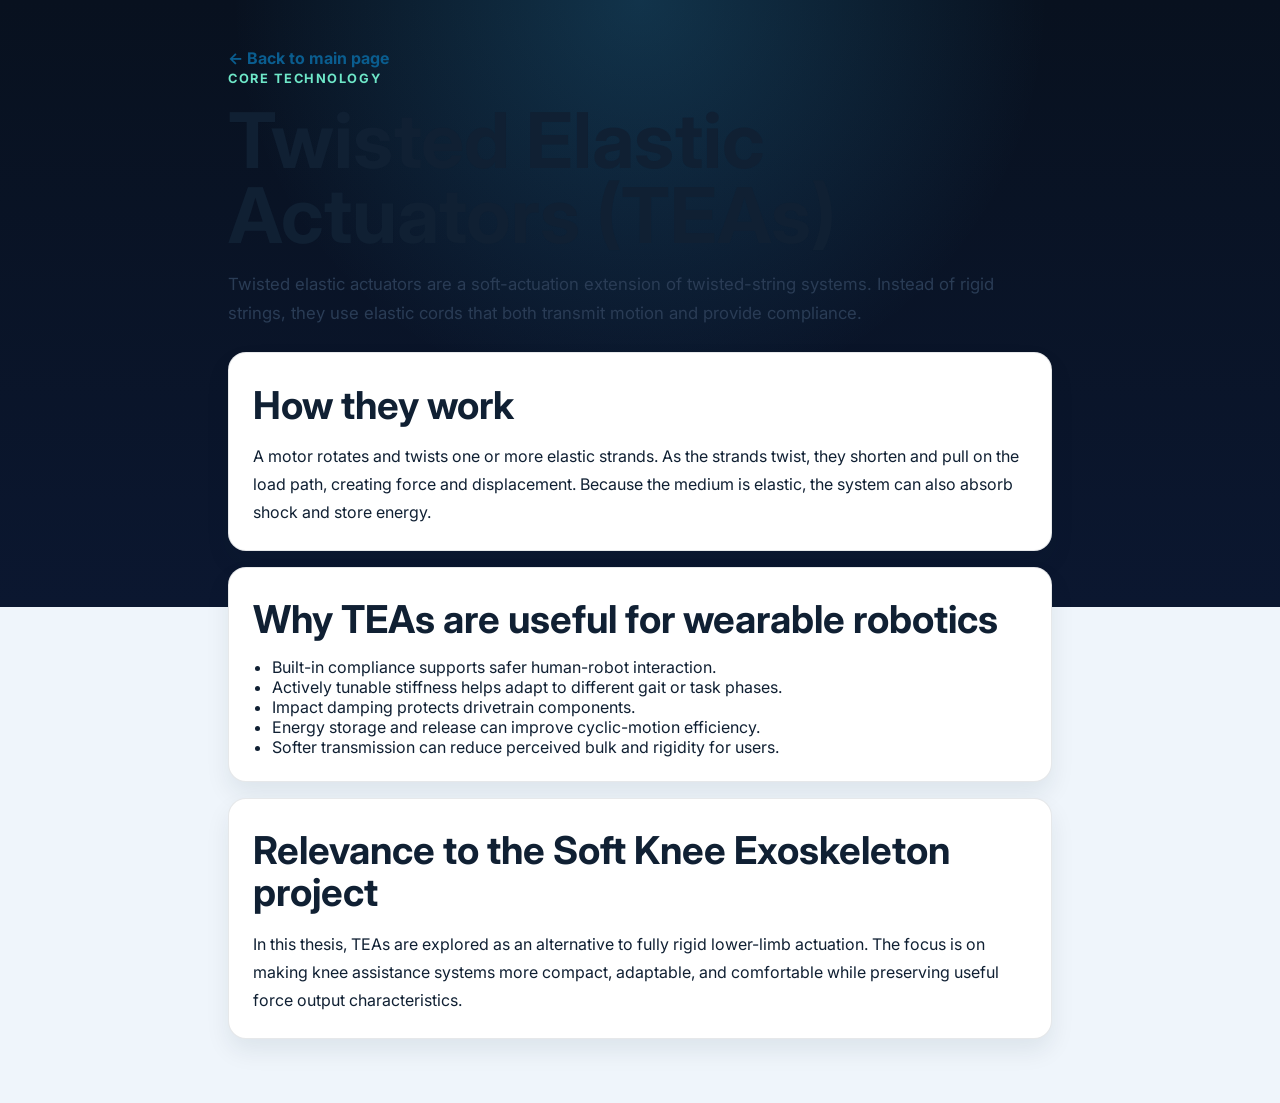
<file: twisted-elastic-actuators.html>
<!DOCTYPE html>
<html lang="en">
  <head>
    <meta charset="UTF-8" />
    <meta name="viewport" content="width=device-width, initial-scale=1.0" />
    <title>Twisted Elastic Actuators | Soft Knee Exoskeleton</title>
    <link rel="preconnect" href="https://fonts.googleapis.com" />
    <link rel="preconnect" href="https://fonts.gstatic.com" crossorigin />
    <link
      href="https://fonts.googleapis.com/css2?family=Inter:wght@400;500;600;700;800&display=swap"
      rel="stylesheet"
    />
    <link rel="stylesheet" href="styles.css" />
  </head>
  <body>
    <main class="subpage">
      <a class="backlink" href="index.html">← Back to main page</a>
      <p class="eyebrow">Core Technology</p>
      <h1>Twisted Elastic Actuators (TEAs)</h1>
      <p class="lead">
        Twisted elastic actuators are a soft-actuation extension of twisted-string systems. Instead of rigid
        strings, they use elastic cords that both transmit motion and provide compliance.
      </p>

      <section class="subpage-card">
        <h2>How they work</h2>
        <p>
          A motor rotates and twists one or more elastic strands. As the strands twist, they shorten and pull
          on the load path, creating force and displacement. Because the medium is elastic, the system can also
          absorb shock and store energy.
        </p>
      </section>

      <section class="subpage-card">
        <h2>Why TEAs are useful for wearable robotics</h2>
        <ul>
          <li>Built-in compliance supports safer human-robot interaction.</li>
          <li>Actively tunable stiffness helps adapt to different gait or task phases.</li>
          <li>Impact damping protects drivetrain components.</li>
          <li>Energy storage and release can improve cyclic-motion efficiency.</li>
          <li>Softer transmission can reduce perceived bulk and rigidity for users.</li>
        </ul>
      </section>

      <section class="subpage-card">
        <h2>Relevance to the Soft Knee Exoskeleton project</h2>
        <p>
          In this thesis, TEAs are explored as an alternative to fully rigid lower-limb actuation. The focus is
          on making knee assistance systems more compact, adaptable, and comfortable while preserving useful
          force output characteristics.
        </p>
      </section>
    </main>
  </body>
</html>
</file>
<file: styles.css>
:root {
  --bg: #08111f;
  --bg-soft: #0f1c31;
  --surface: rgba(255, 255, 255, 0.08);
  --surface-strong: rgba(255, 255, 255, 0.12);
  --text: #f5f7fb;
  --text-muted: #bfd0eb;
  --accent: #6ee7c8;
  --accent-strong: #38bdf8;
  --shadow: 0 24px 60px rgba(0, 0, 0, 0.22);
}

* {
  box-sizing: border-box;
}

html {
  scroll-behavior: smooth;
}

body {
  margin: 0;
  font-family: 'Inter', sans-serif;
  color: var(--text);
  background:
    radial-gradient(circle at top, rgba(56, 189, 248, 0.2), transparent 32%),
    linear-gradient(180deg, #08111f 0%, #0b1730 55%, #eff5fb 55%, #eff5fb 100%);
}

.hero {
  padding: 1.5rem clamp(1.25rem, 4vw, 4rem) 6rem;
  min-height: 100vh;
  display: flex;
  flex-direction: column;
}

.topbar,
.hero__content,
.section,
.banner {
  width: min(1120px, 100%);
  margin: 0 auto;
}

.topbar {
  display: flex;
  justify-content: space-between;
  align-items: center;
  padding: 0.75rem 0 2rem;
}

.brand,
.toplink {
  color: var(--text);
  text-decoration: none;
  font-weight: 700;
  letter-spacing: 0.02em;
}

.hero__content {
  margin-top: auto;
  margin-bottom: auto;
  max-width: 760px;
}

.eyebrow,
.section__label {
  color: var(--accent);
  font-weight: 700;
  text-transform: uppercase;
  letter-spacing: 0.12em;
  font-size: 0.8rem;
}

h1 {
  font-size: clamp(2.8rem, 6vw, 5.5rem);
  line-height: 0.98;
  margin: 0.8rem 0 1rem;
}

h2 {
  font-size: clamp(2rem, 3vw, 3rem);
  line-height: 1.1;
  margin: 0.4rem 0 1rem;
}

h3 {
  margin-top: 0;
  margin-bottom: 0.75rem;
  font-size: 1.2rem;
}

p {
  line-height: 1.75;
  margin: 0;
}

.hero h1,
.hero p,
.section--dark h2,
.section--dark h3,
.section--dark p,
.section--banner h2,
.section--banner p,
.section--banner .section__label {
  color: var(--text);
}

.hero__text,
.section__header > p:last-child {
  color: var(--text-muted);
  font-size: 1.1rem;
  max-width: 65ch;
}

.section--dark .section__header > p:last-child,
.section--banner p:last-child {
  color: #dbe7f7;
}

.hero__actions {
  display: flex;
  flex-wrap: wrap;
  gap: 1rem;
  margin-top: 2rem;
}

.button {
  display: inline-flex;
  align-items: center;
  justify-content: center;
  padding: 0.95rem 1.35rem;
  border-radius: 999px;
  font-weight: 700;
  text-decoration: none;
  transition: transform 0.2s ease, opacity 0.2s ease, background 0.2s ease;
}

.button:hover,
.toplink:hover {
  transform: translateY(-1px);
  opacity: 0.92;
}

.button--primary {
  color: #04111b;
  background: linear-gradient(135deg, var(--accent), #9ff4de);
}

.button--secondary {
  color: var(--text);
  background: var(--surface);
  border: 1px solid rgba(255, 255, 255, 0.12);
}

.section {
  padding: 5rem clamp(1.25rem, 4vw, 4rem);
}

.section--light {
  color: #102033;
}

.section--light .section__label {
  color: #0c7b6d;
}

.section--light .card,
.section--light .accent-card {
  background: #ffffff;
  border: 1px solid rgba(16, 32, 51, 0.08);
  box-shadow: 0 15px 35px rgba(16, 32, 51, 0.08);
}

.section--dark {
  color: var(--text);
  background: linear-gradient(180deg, #0b1730 0%, #0d1c38 100%);
}

.section__header {
  margin-bottom: 2rem;
}

.grid {
  display: grid;
  gap: 1.5rem;
}

.grid--2col {
  grid-template-columns: repeat(2, minmax(0, 1fr));
}

.grid--3col {
  grid-template-columns: repeat(3, minmax(0, 1fr));
}

.card,
.feature-card,
.banner {
  border-radius: 24px;
  padding: 1.6rem;
}

.card {
  background: var(--surface);
}

.feature-list {
  display: grid;
  grid-template-columns: repeat(auto-fit, minmax(220px, 1fr));
  gap: 1.25rem;
}

.feature-card {
  background: var(--surface-strong);
  border: 1px solid rgba(255, 255, 255, 0.08);
}

.accent-card {
  position: relative;
  overflow: hidden;
}

.accent-card::before {
  content: '';
  position: absolute;
  inset: 0 auto auto 0;
  width: 100%;
  height: 6px;
  background: linear-gradient(90deg, var(--accent), var(--accent-strong));
}

.section--banner {
  padding-top: 0;
  padding-bottom: 5rem;
}

.banner {
  display: grid;
  grid-template-columns: 1.4fr 1fr;
  gap: 2rem;
  background: linear-gradient(135deg, #0d1c38, #11274f);
  color: var(--text);
  box-shadow: var(--shadow);
}

@media (max-width: 900px) {
  .grid--2col,
  .grid--3col,
  .banner {
    grid-template-columns: 1fr;
  }
}

@media (max-width: 640px) {
  .hero {
    min-height: auto;
    padding-bottom: 4rem;
  }

  h1 {
    line-height: 1.02;
  }

  .hero__actions {
    flex-direction: column;
  }

  .button {
    width: 100%;
  }
}

.link-card {
  display: flex;
  flex-direction: column;
  gap: 1rem;
}

.card-link,
.backlink {
  font-weight: 700;
  color: #0a5d8f;
  text-decoration: none;
}

.card-link:hover,
.backlink:hover {
  text-decoration: underline;
}

.subpage {
  width: min(920px, 100%);
  margin: 0 auto;
  padding: 3rem clamp(1.25rem, 4vw, 3rem) 4rem;
  color: #102033;
}

.subpage .lead {
  color: #2a3c55;
  margin-bottom: 1.5rem;
  font-size: 1.05rem;
}

.subpage-card {
  margin-top: 1rem;
  padding: 1.5rem;
  border: 1px solid rgba(16, 32, 51, 0.1);
  border-radius: 18px;
  background: #ffffff;
  box-shadow: 0 12px 25px rgba(16, 32, 51, 0.08);
}

.subpage-card ul {
  margin: 0;
  padding-left: 1.2rem;
}

.image-grid {
  display: grid;
  /* This creates 4 equal-width columns */
  grid-template-columns: repeat(3, 1fr); 
  gap: 15px; /* Adjust spacing between items */
  align-items: start;
}

.image-grid figure {
  margin: 0;
  width: 100%;
}

.image-grid img {
  width: 100%;      /* Fits the column width */
  aspect-ratio: 1 / 1; /* Makes all images perfect squares */
  object-fit: cover;   /* Prevents stretching */
  border-radius: 4px;
  border: 1px solid #ddd;
}

.image-grid figcaption {
  font-size: 0.8rem;
  line-height: 1.2;
  margin-top: 5px;
  color: #555;
}

/* Responsive: 2 columns for tablets, 1 for phones */
@media (max-width: 1024px) {
  .image-grid { grid-template-columns: repeat(2, 1fr); }
}

@media (max-width: 480px) {
  .image-grid { grid-template-columns: 1fr; }
}

.observed-behavior-container {
  display: grid;
  grid-template-columns: 1.5fr 1fr; /* Image gets 1.5x more space than text */
  gap: 30px;
  align-items: center; /* Centers text vertically next to image */
  margin-top: 2rem;
  text-align: center
}

.observed-behavior-container img {
  width: 100%;
  height: auto;
  border-radius: 8px;
  box-shadow: 0 4px 12px rgba(0,0,0,0.1);
}

.observed-behavior-container p {
  font-size: 1.1rem;
  line-height: 1.6;
  color: #333;
  margin: 0;
}
</file>
